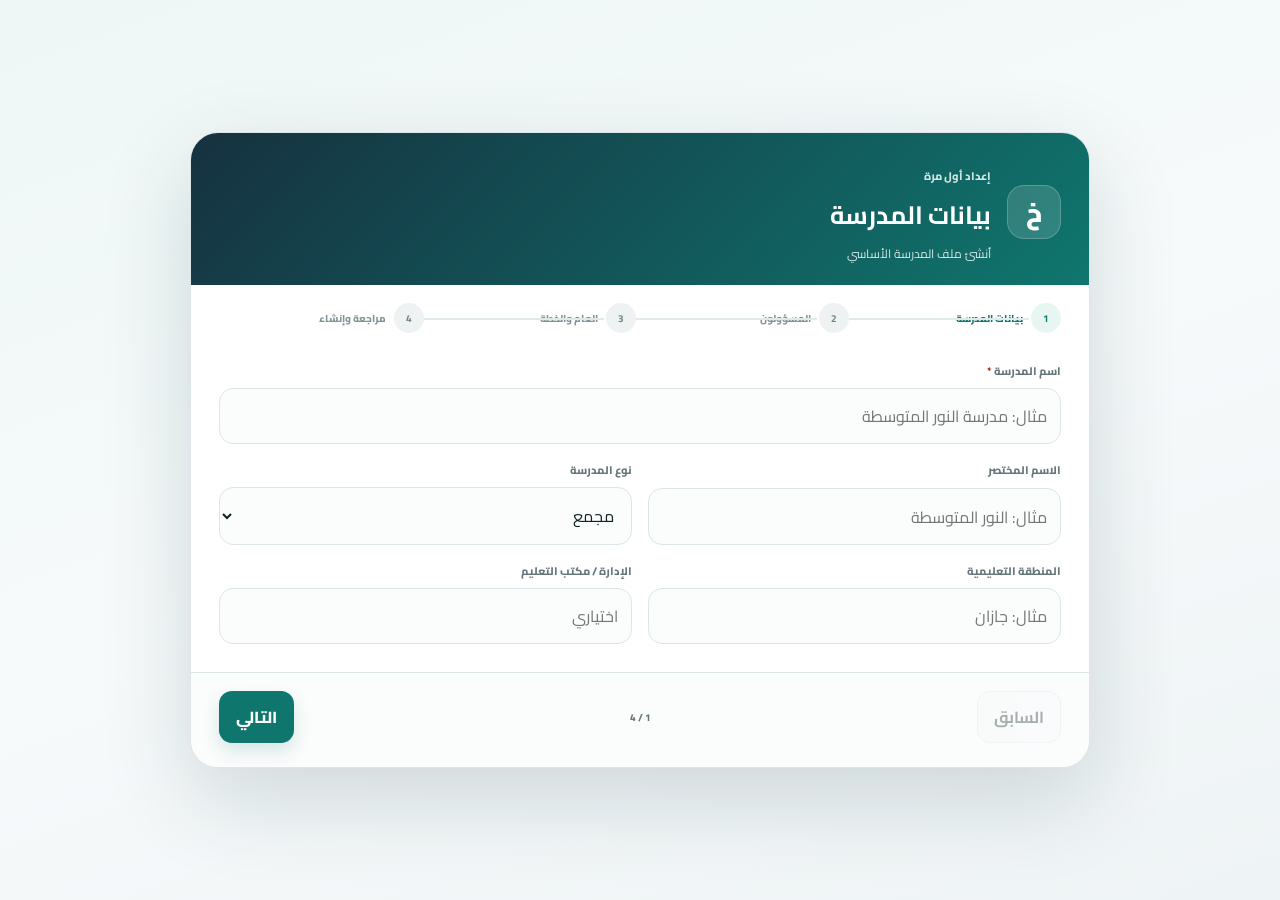
<file: index.html>
<!doctype html>
<html lang="ar" dir="rtl">
<head>
  <meta charset="utf-8">
  <meta name="viewport" content="width=device-width, initial-scale=1">
  <meta name="robots" content="noindex">
  <title>الخطة التشغيلية المدرسية — PWA v2</title>
  <meta http-equiv="refresh" content="0; url=./operational-plan-pwa-v2/">
  <script>location.replace('./operational-plan-pwa-v2/');</script>
</head>
<body>
  <p>جارٍ فتح PWA v2… <a href="./operational-plan-pwa-v2/">اضغط هنا إذا لم يتم التحويل تلقائيًا</a>.</p>
</body>
</html>
</file>
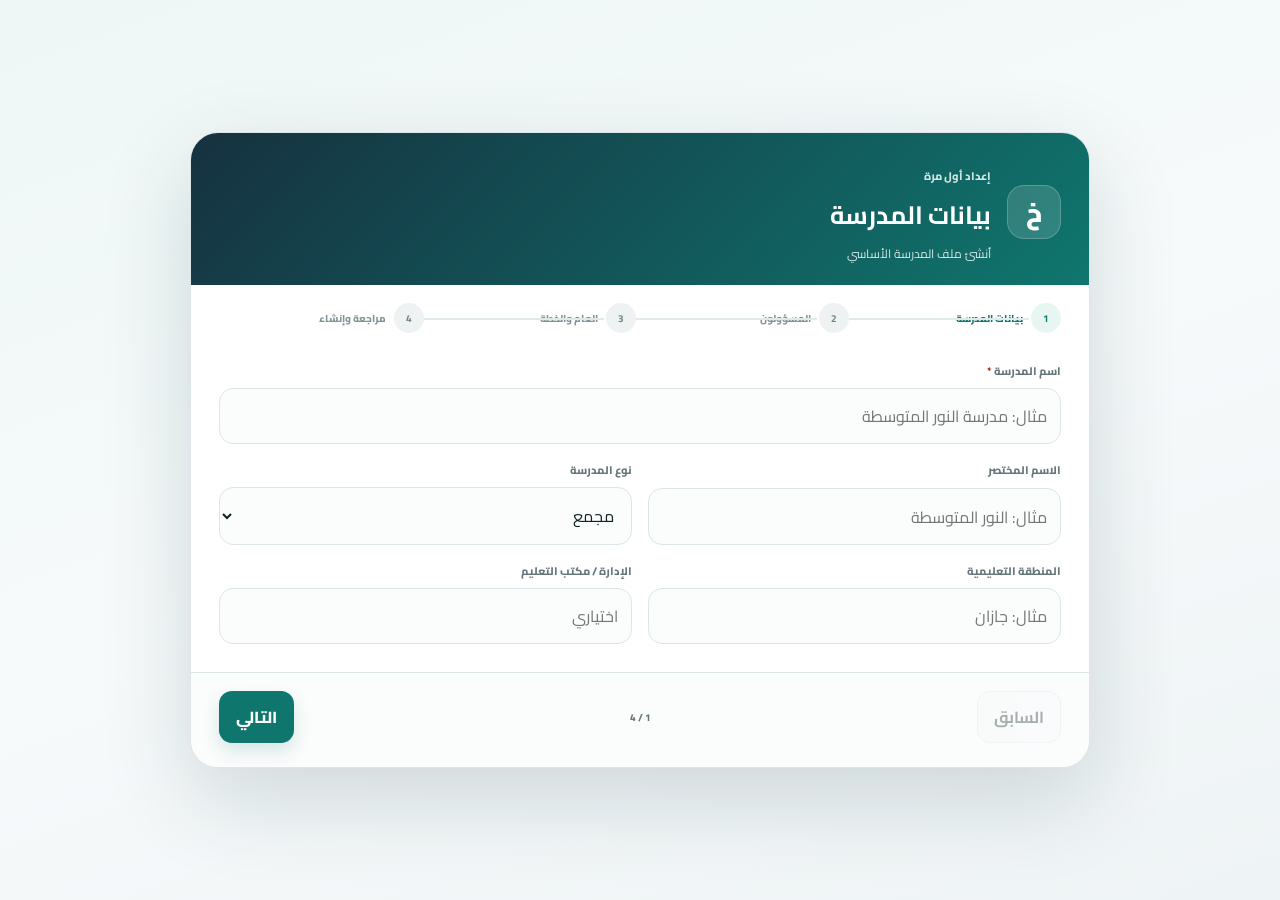
<file: operational-plan-pwa-v2/index.html>
<!doctype html>
<html lang="ar" dir="rtl">
<head>
  <meta charset="utf-8" />
  <meta name="viewport" content="width=device-width, initial-scale=1, viewport-fit=cover" />
  <meta name="theme-color" content="#0f766e" />
  <meta name="apple-mobile-web-app-capable" content="yes" />
  <meta name="apple-mobile-web-app-status-bar-style" content="default" />
  <meta name="apple-mobile-web-app-title" content="الخطة التشغيلية" />
  <title>الخطة التشغيلية المدرسية</title>
  <link rel="manifest" href="./manifest.webmanifest" />
  <link rel="apple-touch-icon" href="../operational-plan-pwa/icons/apple-touch-icon.png" />
  <link rel="stylesheet" href="./app.css" />
  <link rel="stylesheet" href="./setup-wizard.css" />
  <link rel="stylesheet" href="./editor.css" />
</head>
<body>
  <div id="updateBanner" class="update-banner" hidden role="status" aria-live="polite">
    <strong id="updateBannerTitle">تحديث التطبيق</strong>
    <span id="updateBannerText">جارٍ التحقق من أحدث إصدار…</span>
  </div>

  <div id="updateSplash" class="update-splash" hidden role="dialog" aria-modal="true" aria-labelledby="updateSplashTitle" aria-live="polite">
    <div class="update-splash-card">
      <div class="update-splash-icon">↻</div>
      <div class="update-splash-copy">
        <span class="eyebrow">تحديث التطبيق</span>
        <h2 id="updateSplashTitle">جارٍ تجهيز التحديث</h2>
        <p id="updateSplashStatus">سيتم تثبيت الإصدار الجديد تلقائيًا دون التأثير على بيانات الخطط.</p>
      </div>
      <div class="update-progress-track" aria-label="تقدم تحديث التطبيق"><span id="updateSplashProgress"></span></div>
      <div class="update-progress-meta"><b id="updateSplashPercent">٠٪</b><span id="updateSplashDetail">التحقق من ملفات التحديث…</span></div>
      <div class="update-splash-version"><span>الإصدار الجديد</span><b id="updateSplashVersion">—</b></div>
      <small>بيانات المدارس والخطط محفوظة في IndexedDB بشكل مستقل عن ملفات التطبيق.</small>
    </div>
  </div>

  <div id="app" class="app-shell">
    <aside class="sidebar" aria-label="التنقل الرئيسي">
      <div class="brand-block">
        <div class="brand-mark">خ</div>
        <div>
          <strong>الخطة التشغيلية</strong>
          <span>إدارة مدرسية ذكية</span>
        </div>
      </div>

      <nav class="desktop-nav" id="desktopNav">
        <button class="nav-item is-active" data-view="dashboard"><span>⌂</span> الرئيسية</button>
        <button class="nav-item" data-view="schools"><span>🏫</span> المدارس</button>
        <button class="nav-item" data-view="plans"><span>▦</span> الخطط</button>
        <button class="nav-item" data-view="calendar"><span>◫</span> التقويم</button>
        <button class="nav-item" data-view="print"><span>⎙</span> الطباعة</button>
        <button class="nav-item" data-view="settings"><span>⚙</span> الإعدادات</button>
      </nav>

      <div class="sidebar-footer">
        <span class="status-dot"></span>
        <div><strong>يعمل دون اتصال</strong><small>بعد أول فتح للتطبيق</small><small id="appVersion">الإصدار v2.1.0</small></div>
      </div>
    </aside>

    <main class="main-area">
      <header class="topbar">
        <div class="topbar-title">
          <span class="eyebrow">المدرسة النشطة</span>
          <button id="schoolSwitcher" class="school-switcher" type="button">
            <span id="activeSchoolName">جاري التحميل…</span>
            <span class="chevron">⌄</span>
          </button>
          <div id="schoolMenu" class="school-menu" hidden></div>
        </div>
        <div class="topbar-actions">
          <button id="installBtn" class="icon-button install-button" type="button" hidden title="تثبيت التطبيق">＋</button>
          <button id="addSchoolTopBtn" class="primary-button compact" type="button">＋ مدرسة</button>
        </div>
      </header>

      <section id="viewRoot" class="view-root" aria-live="polite"></section>
    </main>

    <nav class="bottom-nav" id="bottomNav" aria-label="التنقل للجوال">
      <button class="bottom-item is-active" data-view="dashboard"><span>⌂</span><small>الرئيسية</small></button>
      <button class="bottom-item" data-view="plans"><span>▦</span><small>الخطط</small></button>
      <button class="bottom-item" data-view="calendar"><span>◫</span><small>التقويم</small></button>
      <button class="bottom-item" data-view="print"><span>⎙</span><small>الطباعة</small></button>
      <button class="bottom-item" data-view="settings"><span>⚙</span><small>الإعدادات</small></button>
    </nav>
  </div>

  <dialog id="schoolDialog" class="modal">
    <form id="schoolForm" method="dialog" class="modal-card">
      <div class="modal-head">
        <div>
          <span class="eyebrow">ملف المدرسة</span>
          <h2 id="schoolDialogTitle">إضافة مدرسة</h2>
        </div>
        <button class="icon-button" value="cancel" formmethod="dialog" type="submit" aria-label="إغلاق">×</button>
      </div>
      <input type="hidden" id="schoolId" />
      <div class="form-grid">
        <label class="field full"><span>اسم المدرسة</span><input id="schoolName" required placeholder="مثال: مدرسة النور المتوسطة" /></label>
        <label class="field"><span>الاسم المختصر</span><input id="schoolShortName" placeholder="مثال: النور المتوسطة" /></label>
        <label class="field"><span>نوع المدرسة</span><select id="schoolType"><option value="complex">مجمع</option><option value="primary">ابتدائي</option><option value="middle">متوسط</option><option value="secondary">ثانوي</option><option value="other">أخرى</option></select></label>
        <label class="field"><span>المنطقة التعليمية</span><input id="schoolRegion" placeholder="مثال: جازان" /></label>
        <label class="field"><span>الإدارة / المكتب</span><input id="schoolOffice" placeholder="اختياري" /></label>
      </div>
      <div class="modal-actions">
        <button class="secondary-button" value="cancel" formmethod="dialog" type="submit">إلغاء</button>
        <button id="saveSchoolBtn" class="primary-button" type="button">حفظ المدرسة</button>
      </div>
    </form>
  </dialog>

  <dialog id="planDialog" class="modal">
    <form id="planForm" method="dialog" class="modal-card">
      <div class="modal-head">
        <div><span class="eyebrow">خطة جديدة</span><h2>إضافة خطة</h2></div>
        <button class="icon-button" value="cancel" formmethod="dialog" type="submit" aria-label="إغلاق">×</button>
      </div>
      <div class="form-grid">
        <label class="field full"><span>اسم الخطة</span><input id="planName" required value="الخطة التشغيلية" /></label>
        <label class="field"><span>العام الدراسي</span><input id="planYear" value="1448 هـ" /></label>
        <label class="field"><span>الفترة / الفصل</span><select id="planTerm"><option value="1">الفترة الأولى</option><option value="2">الفترة الثانية</option></select></label>
        <label class="field"><span>عدد الأسابيع</span><input id="planWeeks" type="number" min="1" max="30" value="19" /></label>
        <label class="field"><span>تاريخ البداية</span><input id="planStart" type="date" /></label>
      </div>
      <div class="modal-actions">
        <button class="secondary-button" value="cancel" formmethod="dialog" type="submit">إلغاء</button>
        <button id="savePlanBtn" class="primary-button" type="button">إنشاء الخطة</button>
      </div>
    </form>
  </dialog>

  <input id="backupFile" type="file" accept="application/json,.json" hidden />

  <script src="./version.js"></script>
  <script src="./db.js"></script>
  <script src="./academic-calendar.js"></script>
  <script src="./setup-wizard.js"></script>
  <script src="./editor.js"></script>
  <script src="./print-adapter.js"></script>
  <script src="./app.js"></script>
</body>
</html>
</file>
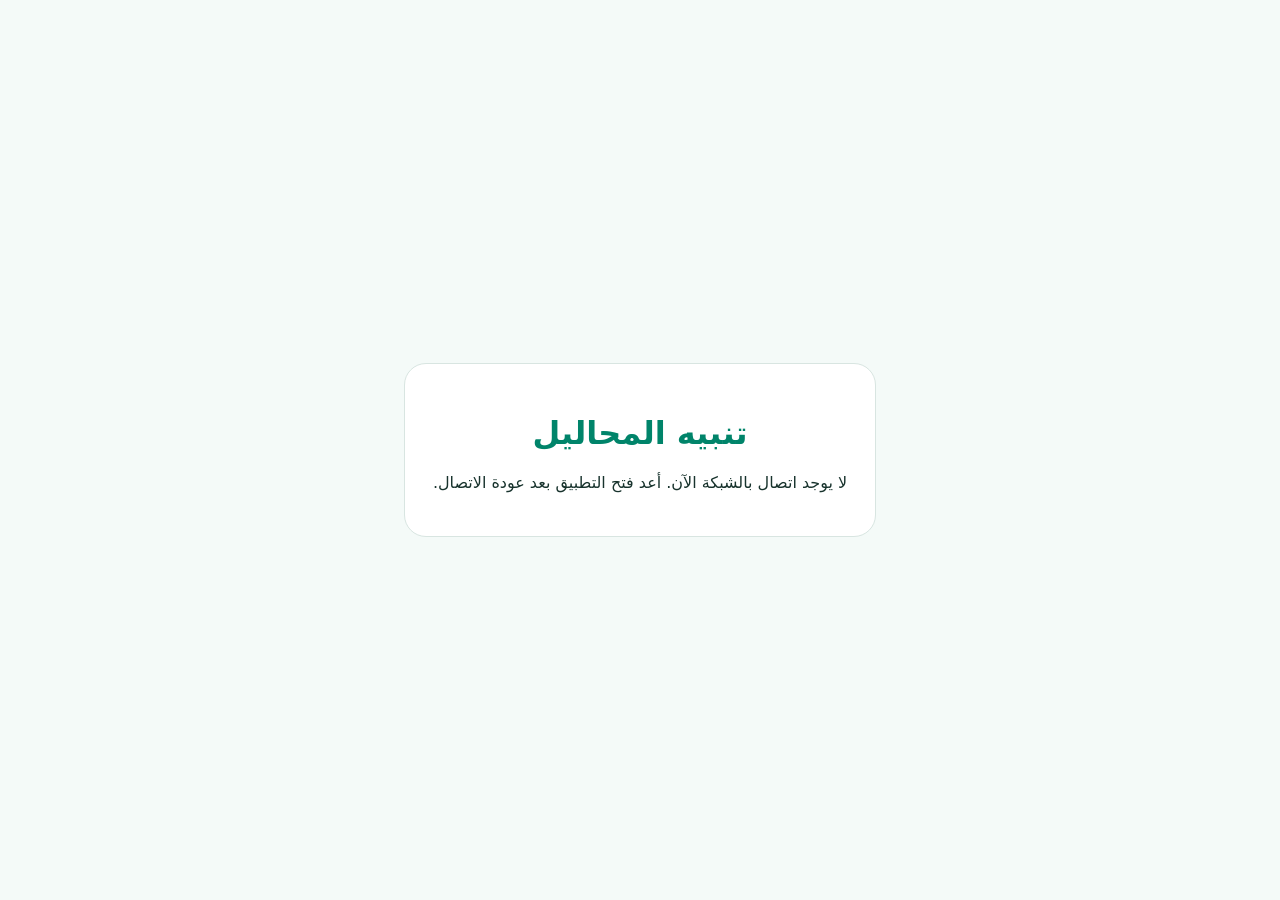
<file: iv-drip-nurse-alert-pwa/offline.html>
<!doctype html><html lang="ar" dir="rtl"><meta charset="utf-8"><meta name="viewport" content="width=device-width,initial-scale=1"><meta name="theme-color" content="#00846a"><title>غير متصل</title><style>body{margin:0;font-family:system-ui;background:#f4faf8;color:#18332d;display:grid;place-items:center;min-height:100vh}.c{max-width:420px;background:#fff;border:1px solid #d8e5e1;border-radius:22px;padding:28px;text-align:center}h1{color:#00846a}</style><div class="c"><h1>تنبيه المحاليل</h1><p>لا يوجد اتصال بالشبكة الآن. أعد فتح التطبيق بعد عودة الاتصال.</p></div></html>
</file>
<file: operational-plan-pwa-v2/app.css>
@font-face{font-family:Cairo;src:url('../operational-plan-pwa/Cairo.ttf') format('truetype');font-weight:200 1000;font-style:normal;font-display:swap}
:root{--bg:#f4f7f8;--surface:#fff;--surface-2:#f8fafb;--text:#102226;--muted:#66777b;--line:#dce5e7;--brand:#0f766e;--brand-2:#0b5f59;--brand-soft:#e7f5f3;--navy:#172838;--warning:#b76a00;--shadow:0 12px 34px rgba(15,48,53,.08);--radius:20px}
*{box-sizing:border-box}html{font-family:Cairo,Tahoma,Arial,sans-serif;background:var(--bg);color:var(--text)}body{margin:0;min-height:100vh;background:var(--bg)}button,input,select{font:inherit}.app-shell{min-height:100vh}.sidebar{position:fixed;inset:0 auto 0 0;width:250px;background:var(--navy);color:#fff;padding:24px 18px;display:flex;flex-direction:column;z-index:30}.brand-block{display:flex;align-items:center;gap:12px;padding:4px 6px 24px}.brand-mark{width:44px;height:44px;border-radius:14px;display:grid;place-items:center;background:linear-gradient(145deg,#16a394,#0f766e);font-weight:900;font-size:22px}.brand-block strong{display:block;font-size:16px}.brand-block span{font-size:11px;color:#b8c8ce}.desktop-nav{display:grid;gap:7px}.nav-item{border:0;background:transparent;color:#cbd6da;padding:12px 14px;border-radius:13px;text-align:right;display:flex;gap:11px;align-items:center;cursor:pointer}.nav-item:hover,.nav-item.is-active{background:rgba(255,255,255,.09);color:#fff}.nav-item.is-active{box-shadow:inset -3px 0 0 #35c8b6}.sidebar-footer{margin-top:auto;border-top:1px solid rgba(255,255,255,.1);padding:18px 6px 4px;display:flex;gap:10px;align-items:flex-start}.sidebar-footer strong,.sidebar-footer small{display:block}.sidebar-footer strong{font-size:11px}.sidebar-footer small{font-size:9px;color:#a9bbc0}.status-dot{width:9px;height:9px;background:#38d9a9;border-radius:50%;margin-top:5px;box-shadow:0 0 0 4px rgba(56,217,169,.12)}
.main-area{margin-left:250px;min-height:100vh}.topbar{height:86px;padding:18px 32px;background:rgba(255,255,255,.88);backdrop-filter:blur(12px);border-bottom:1px solid var(--line);display:flex;align-items:center;justify-content:space-between;position:sticky;top:0;z-index:25}.topbar-title{position:relative}.eyebrow{display:block;font-size:10px;color:var(--muted);font-weight:700;margin-bottom:2px}.school-switcher{border:0;background:transparent;padding:0;color:var(--text);font-weight:800;font-size:17px;display:flex;align-items:center;gap:8px;cursor:pointer}.chevron{color:var(--muted)}.school-menu{position:absolute;top:54px;right:0;width:min(330px,82vw);background:var(--surface);border:1px solid var(--line);border-radius:16px;box-shadow:var(--shadow);padding:8px;z-index:40}.school-menu button{width:100%;border:0;background:transparent;text-align:right;padding:11px;border-radius:11px;cursor:pointer}.school-menu button:hover,.school-menu button.is-active{background:var(--brand-soft);color:var(--brand)}.topbar-actions{display:flex;gap:9px;align-items:center}.view-root{padding:30px 32px 110px;max-width:1450px;margin:auto}.icon-button,.primary-button,.secondary-button{border:0;cursor:pointer}.icon-button{width:40px;height:40px;border-radius:12px;background:var(--surface-2);border:1px solid var(--line);display:grid;place-items:center;font-size:21px}.primary-button{background:var(--brand);color:#fff;border-radius:13px;padding:11px 17px;font-weight:800;box-shadow:0 8px 18px rgba(15,118,110,.16)}.primary-button:hover{background:var(--brand-2)}.primary-button.compact{padding:9px 13px;font-size:12px}.secondary-button{background:var(--surface-2);color:var(--text);border:1px solid var(--line);border-radius:13px;padding:10px 16px;font-weight:700}.install-button{color:var(--brand)}
.page-head{display:flex;justify-content:space-between;align-items:flex-end;gap:16px;margin-bottom:24px}.page-head h1{margin:0;font-size:28px}.page-head p{margin:5px 0 0;color:var(--muted);font-size:13px}.hero{background:linear-gradient(135deg,#163140,#0f766e);color:#fff;border-radius:28px;padding:27px;display:grid;grid-template-columns:1.5fr .8fr;gap:24px;box-shadow:var(--shadow);overflow:hidden;position:relative}.hero:after{content:'';position:absolute;width:260px;height:260px;border-radius:50%;background:rgba(255,255,255,.05);left:-85px;bottom:-120px}.hero h2{font-size:26px;margin:4px 0 8px}.hero p{margin:0;color:#d6e8e8;max-width:650px;font-size:13px}.hero-actions{display:flex;flex-wrap:wrap;gap:9px;margin-top:20px}.hero .secondary-button{background:rgba(255,255,255,.12);border-color:rgba(255,255,255,.18);color:#fff}.hero-summary{align-self:center;background:rgba(255,255,255,.1);border:1px solid rgba(255,255,255,.14);border-radius:20px;padding:18px}.hero-summary strong{font-size:34px;display:block}.hero-summary span{font-size:11px;color:#cce2df}.stats-grid{display:grid;grid-template-columns:repeat(4,1fr);gap:14px;margin:18px 0}.stat-card,.card{background:var(--surface);border:1px solid var(--line);border-radius:var(--radius);box-shadow:0 4px 18px rgba(15,48,53,.04)}.stat-card{padding:17px}.stat-card small{color:var(--muted);font-weight:700}.stat-card strong{display:block;font-size:23px;margin-top:6px}.content-grid{display:grid;grid-template-columns:1.4fr .9fr;gap:18px}.card{padding:20px}.card h3{margin:0 0 14px;font-size:16px}.quick-grid{display:grid;grid-template-columns:repeat(2,1fr);gap:10px}.quick-action{border:1px solid var(--line);background:var(--surface-2);padding:15px;border-radius:15px;text-align:right;cursor:pointer}.quick-action strong{display:block}.quick-action span{font-size:10px;color:var(--muted)}.timeline{display:grid;gap:12px}.timeline-row{display:grid;grid-template-columns:42px 1fr;gap:11px;align-items:center}.timeline-icon{width:40px;height:40px;border-radius:12px;background:var(--brand-soft);color:var(--brand);display:grid;place-items:center;font-weight:900}.timeline-row strong{font-size:12px;display:block}.timeline-row span{font-size:10px;color:var(--muted)}
.school-grid,.plan-grid{display:grid;grid-template-columns:repeat(3,minmax(0,1fr));gap:16px}.school-card,.plan-card{background:var(--surface);border:1px solid var(--line);border-radius:20px;padding:20px;position:relative}.school-card.is-active{border-color:#60bfb5;box-shadow:0 0 0 3px var(--brand-soft)}.school-avatar{width:48px;height:48px;border-radius:15px;background:var(--brand-soft);color:var(--brand);display:grid;place-items:center;font-size:22px;margin-bottom:14px}.school-card h3,.plan-card h3{margin:0;font-size:15px}.school-card p,.plan-card p{margin:5px 0 14px;color:var(--muted);font-size:11px}.card-actions{display:flex;gap:8px;flex-wrap:wrap}.text-button{border:0;background:transparent;color:var(--brand);font-weight:800;padding:5px 0;cursor:pointer}.badge{display:inline-flex;align-items:center;padding:4px 8px;border-radius:999px;background:var(--brand-soft);color:var(--brand);font-size:9px;font-weight:800}.empty-state{text-align:center;background:var(--surface);border:1px dashed #b9c9cc;border-radius:20px;padding:42px 20px}.empty-state .big-icon{font-size:38px}.empty-state h3{margin:10px 0 4px}.empty-state p{color:var(--muted);font-size:12px}.settings-list{display:grid;gap:12px}.settings-row{background:var(--surface);border:1px solid var(--line);border-radius:17px;padding:17px;display:flex;align-items:center;justify-content:space-between;gap:16px}.settings-row strong{display:block;font-size:13px}.settings-row span{display:block;font-size:10px;color:var(--muted)}.notice{padding:14px 16px;border-radius:15px;background:#fff7e7;border:1px solid #f2d69d;color:#75500d;font-size:11px}.print-preview-card{display:grid;grid-template-columns:180px 1fr;gap:22px;align-items:center}.paper-preview{aspect-ratio:210/297;background:white;border:1px solid #cbd4d6;box-shadow:0 10px 30px rgba(0,0,0,.08);border-radius:5px;padding:15px}.paper-preview div{height:7px;background:#172838;margin:4px 0;border-radius:2px}.paper-preview div:nth-child(n+3){height:3px;background:#d7e0e2}.bottom-nav{display:none}
.modal{border:0;background:transparent;padding:16px;width:min(680px,100%)}.modal::backdrop{background:rgba(6,20,24,.48);backdrop-filter:blur(3px)}.modal-card{background:var(--surface);border-radius:24px;padding:22px;box-shadow:0 28px 70px rgba(0,0,0,.2)}.modal-head{display:flex;align-items:flex-start;justify-content:space-between;margin-bottom:20px}.modal-head h2{margin:0;font-size:21px}.form-grid{display:grid;grid-template-columns:1fr 1fr;gap:13px}.field{display:grid;gap:6px}.field.full{grid-column:1/-1}.field span{font-size:10px;color:var(--muted);font-weight:800}.field input,.field select{width:100%;border:1px solid var(--line);background:#fbfcfc;border-radius:12px;padding:11px 12px;color:var(--text);outline:none}.field input:focus,.field select:focus{border-color:#59b8ad;box-shadow:0 0 0 3px var(--brand-soft)}.modal-actions{display:flex;justify-content:flex-end;gap:9px;margin-top:20px}
.toast{position:fixed;left:28px;bottom:28px;background:#173039;color:#fff;padding:11px 16px;border-radius:13px;box-shadow:var(--shadow);font-size:11px;z-index:100;animation:toastIn .2s ease}@keyframes toastIn{from{transform:translateY(8px);opacity:0}}
@media(max-width:1050px){.stats-grid{grid-template-columns:repeat(2,1fr)}.school-grid,.plan-grid{grid-template-columns:repeat(2,1fr)}.content-grid{grid-template-columns:1fr}}
@media(max-width:760px){body{background:#f5f8f9}.sidebar{display:none}.main-area{margin-left:0}.topbar{height:78px;padding:13px 16px;padding-top:max(13px,env(safe-area-inset-top));}.school-switcher{font-size:14px;max-width:62vw}.school-switcher #activeSchoolName{overflow:hidden;text-overflow:ellipsis;white-space:nowrap}.topbar-actions .primary-button{display:none}.view-root{padding:18px 14px calc(92px + env(safe-area-inset-bottom))}.page-head{align-items:center;margin-bottom:16px}.page-head h1{font-size:22px}.page-head p{font-size:11px}.hero{grid-template-columns:1fr;padding:21px;border-radius:23px}.hero h2{font-size:22px}.hero-summary{display:flex;justify-content:space-between;align-items:center;padding:13px 15px}.hero-summary strong{font-size:26px}.stats-grid{grid-template-columns:repeat(2,1fr);gap:9px;margin:12px 0}.stat-card{padding:14px;border-radius:16px}.stat-card strong{font-size:20px}.card{border-radius:18px;padding:16px}.quick-grid{grid-template-columns:1fr 1fr}.school-grid,.plan-grid{grid-template-columns:1fr}.bottom-nav{display:grid;grid-template-columns:repeat(5,1fr);position:fixed;right:0;left:0;bottom:0;background:rgba(255,255,255,.94);backdrop-filter:blur(16px);border-top:1px solid var(--line);z-index:50;padding:7px 5px calc(7px + env(safe-area-inset-bottom))}.bottom-item{border:0;background:transparent;color:#718186;display:grid;place-items:center;gap:1px;padding:4px 2px;cursor:pointer}.bottom-item span{font-size:20px;line-height:1}.bottom-item small{font-size:9px;font-weight:700}.bottom-item.is-active{color:var(--brand)}.form-grid{grid-template-columns:1fr}.field.full{grid-column:auto}.modal{padding:10px}.modal-card{padding:18px;border-radius:20px}.print-preview-card{grid-template-columns:110px 1fr}.toast{left:14px;right:14px;bottom:84px;text-align:center}.school-menu{right:auto;left:0}}
.update-banner[hidden],.update-splash[hidden]{display:none!important}
.update-banner{position:fixed;top:max(10px,env(safe-area-inset-top));left:50%;transform:translateX(-50%);z-index:1001;display:flex;align-items:center;gap:8px;max-width:calc(100vw - 28px);padding:10px 14px;border:1px solid #9bd6cf;border-radius:14px;background:#effcf9;color:#0b5f59;box-shadow:0 12px 30px rgba(15,48,53,.16);font-size:11px}
.update-banner strong{white-space:nowrap}.update-banner span{color:#486b6d}
.update-splash{position:fixed;inset:0;z-index:1100;display:grid;place-items:center;padding:18px;background:rgba(8,24,28,.62);backdrop-filter:blur(8px)}
.update-splash-card{width:min(440px,100%);background:var(--surface);border:1px solid var(--line);border-radius:26px;padding:24px;box-shadow:0 28px 80px rgba(0,0,0,.28);text-align:right}
.update-splash-icon{width:54px;height:54px;border-radius:18px;display:grid;place-items:center;background:var(--brand-soft);color:var(--brand);font-size:30px;font-weight:900;margin-bottom:14px;animation:updateSpin 1.2s linear infinite}
.update-splash-copy h2{margin:2px 0 6px;font-size:21px}.update-splash-copy p{margin:0 0 18px;color:var(--muted);font-size:11px;line-height:1.8}
.update-progress-track{height:10px;border-radius:999px;background:#e7eeee;overflow:hidden}.update-progress-track span{display:block;width:0;height:100%;border-radius:inherit;background:linear-gradient(90deg,#0f766e,#35c8b6);transition:width .2s ease}
.update-progress-meta,.update-splash-version{display:flex;align-items:center;justify-content:space-between;gap:12px;margin-top:9px}
.update-progress-meta{font-size:10px;color:var(--muted)}.update-progress-meta b{font-size:12px;color:var(--brand)}
.update-splash-version{margin-top:18px;padding:11px 13px;border-radius:14px;background:var(--surface-2);border:1px solid var(--line);font-size:11px}.update-splash-version b{color:var(--brand)}
.update-splash-card>small{display:block;margin-top:12px;color:var(--muted);font-size:9px;line-height:1.7}
body.update-in-progress{overflow:hidden}
@keyframes updateSpin{to{transform:rotate(-360deg)}}
@media(max-width:760px){.update-banner{top:max(8px,env(safe-area-inset-top));width:calc(100vw - 24px);justify-content:center}.update-splash{padding:14px}.update-splash-card{border-radius:22px;padding:20px}}
</file>
<file: operational-plan-pwa-v2/setup-wizard.css>
.setup-active{overflow:hidden}
.setup-overlay{position:fixed;inset:0;z-index:200;background:linear-gradient(160deg,#eef7f6 0%,#f7fafb 52%,#eef3f5 100%);display:grid;place-items:center;padding:24px;overflow:auto}
.setup-card{width:min(900px,100%);background:#fff;border:1px solid var(--line,#dce5e7);border-radius:28px;box-shadow:0 30px 90px rgba(15,48,53,.16);overflow:hidden}
.setup-header{padding:26px 28px 20px;display:flex;align-items:center;gap:16px;background:linear-gradient(135deg,#163140,#0f766e);color:#fff}
.setup-logo{width:54px;height:54px;border-radius:17px;background:rgba(255,255,255,.14);display:grid;place-items:center;font-size:26px;font-weight:900;border:1px solid rgba(255,255,255,.2)}
.setup-header span{font-size:11px;color:#cfe7e4;font-weight:800}.setup-header h1{margin:2px 0 4px;font-size:25px}.setup-header p{margin:0;font-size:12px;color:#d8e9e7}
.setup-progress{display:grid;grid-template-columns:repeat(4,1fr);gap:8px;padding:18px 28px 0}
.setup-progress-item{position:relative;display:flex;align-items:center;gap:8px;color:#839397;font-size:10px;font-weight:800;min-width:0}
.setup-progress-item:before{content:'';position:absolute;top:15px;right:32px;left:-8px;height:2px;background:#e2e9eb;z-index:0}.setup-progress-item:last-child:before{display:none}
.setup-progress-item b{width:30px;height:30px;border-radius:50%;display:grid;place-items:center;background:#eef2f3;color:#718186;z-index:1;flex:0 0 auto}.setup-progress-item span{overflow:hidden;text-overflow:ellipsis;white-space:nowrap}
.setup-progress-item.is-current,.setup-progress-item.is-done{color:var(--brand,#0f766e)}.setup-progress-item.is-current b,.setup-progress-item.is-done b{background:var(--brand-soft,#e7f5f3);color:var(--brand,#0f766e)}
.setup-body{padding:28px;min-height:310px}.setup-grid{display:grid;grid-template-columns:repeat(2,minmax(0,1fr));gap:16px}.setup-full{grid-column:1/-1}
.setup-field{display:grid;gap:7px}.setup-field span{font-size:11px;color:var(--muted,#66777b);font-weight:800}.setup-field span b{color:#b42318}.setup-field input,.setup-field select{width:100%;border:1px solid var(--line,#dce5e7);background:#fbfcfc;border-radius:14px;padding:12px 13px;color:var(--text,#102226);outline:none}.setup-field input:focus,.setup-field select:focus{border-color:#56b4aa;box-shadow:0 0 0 3px var(--brand-soft,#e7f5f3)}
.setup-hint{margin-top:18px;padding:12px 14px;border-radius:14px;background:#f4f8f8;color:#607277;font-size:10px;border:1px solid #e2e9eb}.setup-error{margin-top:16px;padding:11px 13px;border-radius:13px;background:#fff1f0;color:#a61b1b;border:1px solid #ffd0cc;font-size:11px;font-weight:700}
.setup-actions{padding:18px 28px 24px;display:grid;grid-template-columns:1fr auto 1fr;gap:12px;align-items:center;border-top:1px solid var(--line,#dce5e7);background:#fbfcfc}.setup-actions .secondary-button{justify-self:start}.setup-actions .primary-button{justify-self:end}.setup-step-count{font-size:10px;color:var(--muted,#66777b);font-weight:800}.setup-actions button:disabled{opacity:.35;cursor:not-allowed}
.setup-review{display:grid;grid-template-columns:repeat(3,1fr);gap:14px}.setup-review section{border:1px solid var(--line,#dce5e7);border-radius:18px;padding:16px;background:#fbfcfc}.setup-review h3{margin:0 0 12px;font-size:14px}.setup-review-row{display:grid;gap:2px;padding:8px 0;border-bottom:1px solid #e7edef}.setup-review-row:last-child{border-bottom:0}.setup-review-row span{font-size:9px;color:var(--muted,#66777b)}.setup-review-row strong{font-size:11px;color:var(--text,#102226);word-break:break-word}
@media(max-width:700px){.setup-overlay{padding:0;place-items:stretch;background:#fff}.setup-card{min-height:100dvh;border:0;border-radius:0;box-shadow:none;display:flex;flex-direction:column}.setup-header{padding:calc(18px + env(safe-area-inset-top)) 18px 18px}.setup-logo{width:46px;height:46px;border-radius:15px;font-size:22px}.setup-header h1{font-size:21px}.setup-header p{font-size:10px}.setup-progress{padding:14px 14px 0;gap:4px}.setup-progress-item{justify-content:center}.setup-progress-item span{display:none}.setup-progress-item:before{right:calc(50% + 16px);left:calc(-50% + 16px)}.setup-body{padding:20px 16px;min-height:0;flex:1}.setup-grid{grid-template-columns:1fr;gap:13px}.setup-full{grid-column:auto}.setup-review{grid-template-columns:1fr;gap:10px}.setup-review section{padding:14px}.setup-actions{position:sticky;bottom:0;padding:12px 16px calc(12px + env(safe-area-inset-bottom));grid-template-columns:1fr auto 1fr}.setup-actions .primary-button,.setup-actions .secondary-button{padding:10px 12px;font-size:11px}.setup-step-count{font-size:9px}}
</file>
<file: operational-plan-pwa-v2/editor.css>
.editor-toolbar{display:flex;align-items:flex-end;justify-content:space-between;gap:16px;margin-bottom:18px}.editor-toolbar h1{margin:5px 0 2px;font-size:28px}.editor-toolbar p{margin:0;color:var(--muted);font-size:12px}.editor-toolbar-actions{display:flex;gap:9px;flex-wrap:wrap}.editor-summary{display:grid;grid-template-columns:repeat(4,minmax(0,1fr));gap:12px;margin-bottom:16px}.editor-summary>div{background:var(--surface);border:1px solid var(--line);border-radius:16px;padding:14px}.editor-summary span{display:block;color:var(--muted);font-size:9px;font-weight:800}.editor-summary strong{display:block;margin-top:5px;font-size:14px}.weeks-editor{display:grid;gap:14px}.week-editor-card{background:var(--surface);border:1px solid var(--line);border-radius:20px;padding:17px;box-shadow:0 4px 18px rgba(15,48,53,.035)}.week-editor-head{display:grid;grid-template-columns:46px 1fr auto;gap:12px;align-items:center;margin-bottom:14px}.week-number{width:46px;height:46px;border-radius:14px;background:var(--brand-soft);color:var(--brand);display:grid;place-items:center;font-weight:900;font-size:18px}.week-editor-head h3{margin:0;font-size:15px}.week-editor-head p{margin:3px 0 0;color:var(--muted);font-size:10px}.save-state{font-size:9px;color:var(--muted);background:var(--surface-2);border:1px solid var(--line);border-radius:999px;padding:5px 9px}.save-state.is-dirty{color:#a35e00;background:#fff7e7;border-color:#efd39b}.save-state.is-saved{color:var(--brand);background:var(--brand-soft);border-color:#a7d8d2}.week-fields{display:grid;grid-template-columns:1fr 1fr;gap:10px;margin-bottom:10px}.week-fields label,.week-content-field{display:grid;gap:5px}.week-fields span,.week-content-field>span{font-size:9px;color:var(--muted);font-weight:800}.week-fields input,.week-content-field textarea{width:100%;border:1px solid var(--line);background:#fbfcfc;border-radius:11px;padding:9px 10px;color:var(--text);outline:none}.week-content-field{margin-top:9px}.week-content-field textarea{resize:vertical;min-height:64px}.week-events{margin-top:13px;padding:12px;border-radius:14px;background:var(--surface-2);border:1px solid var(--line)}.week-events-title{display:flex;align-items:center;justify-content:space-between;gap:8px;font-size:10px;font-weight:800}.week-event-list{display:flex;flex-wrap:wrap;gap:7px;margin-top:9px}.event-chip{display:inline-flex;align-items:center;gap:6px;border-radius:999px;padding:5px 8px;font-size:9px;border:1px solid var(--line);background:#fff}.event-chip b{font-size:8px}.event-holiday{background:#fff5e8;border-color:#f1d4aa}.event-occasion{background:#eef6ff;border-color:#c8dcf4}.event-exam{background:#f4efff;border-color:#d9cef1}.event-note{background:#f4f7f8}.event-suspension{background:#fff0f0;border-color:#f0c3c3}.muted-empty{color:var(--muted);font-size:9px}.week-actions{display:flex;justify-content:flex-end;margin-top:12px}.calendar-manager{display:grid;gap:11px}.calendar-event-card{display:grid;grid-template-columns:90px 1fr auto;align-items:center;gap:14px;background:var(--surface);border:1px solid var(--line);border-right:4px solid #b8c8cc;border-radius:17px;padding:14px}.event-border-holiday{border-right-color:#d59a3f}.event-border-occasion{border-right-color:#5e9ed8}.event-border-exam{border-right-color:#8a6dc2}.event-border-suspension{border-right-color:#cf6b6b}.event-border-note{border-right-color:#82959b}.calendar-event-type{font-size:10px;font-weight:900;color:var(--brand)}.calendar-event-main h3{margin:0;font-size:13px}.calendar-event-main p{margin:3px 0;color:var(--muted);font-size:10px}.calendar-event-main span{font-size:9px;color:var(--muted)}.danger-button{border:1px solid #efbcbc;background:#fff1f1;color:#a32c2c;border-radius:12px;padding:9px 13px;font-weight:800;cursor:pointer}.editor-loading{padding:40px;text-align:center;color:var(--muted)}
@media(max-width:760px){.editor-toolbar{align-items:flex-start;flex-direction:column}.editor-toolbar h1{font-size:22px}.editor-toolbar-actions{width:100%}.editor-toolbar-actions .primary-button,.editor-toolbar-actions .secondary-button{flex:1}.editor-summary{grid-template-columns:repeat(2,1fr);gap:8px}.week-editor-card{padding:14px;border-radius:17px}.week-editor-head{grid-template-columns:40px 1fr;align-items:start}.week-number{width:40px;height:40px;font-size:16px}.save-state{grid-column:2;justify-self:start;margin-top:-5px}.week-fields{grid-template-columns:1fr 1fr}.calendar-event-card{grid-template-columns:1fr auto;gap:8px}.calendar-event-type{grid-column:1/-1}.calendar-event-main{min-width:0}.calendar-event-main h3{font-size:12px}.editor-event-dialog{padding:8px}.week-event-list{gap:5px}}
@media(max-width:430px){.week-fields{grid-template-columns:1fr}.editor-summary{grid-template-columns:1fr 1fr}.calendar-event-card{grid-template-columns:1fr}.calendar-event-card .secondary-button{justify-self:start}}
</file>
